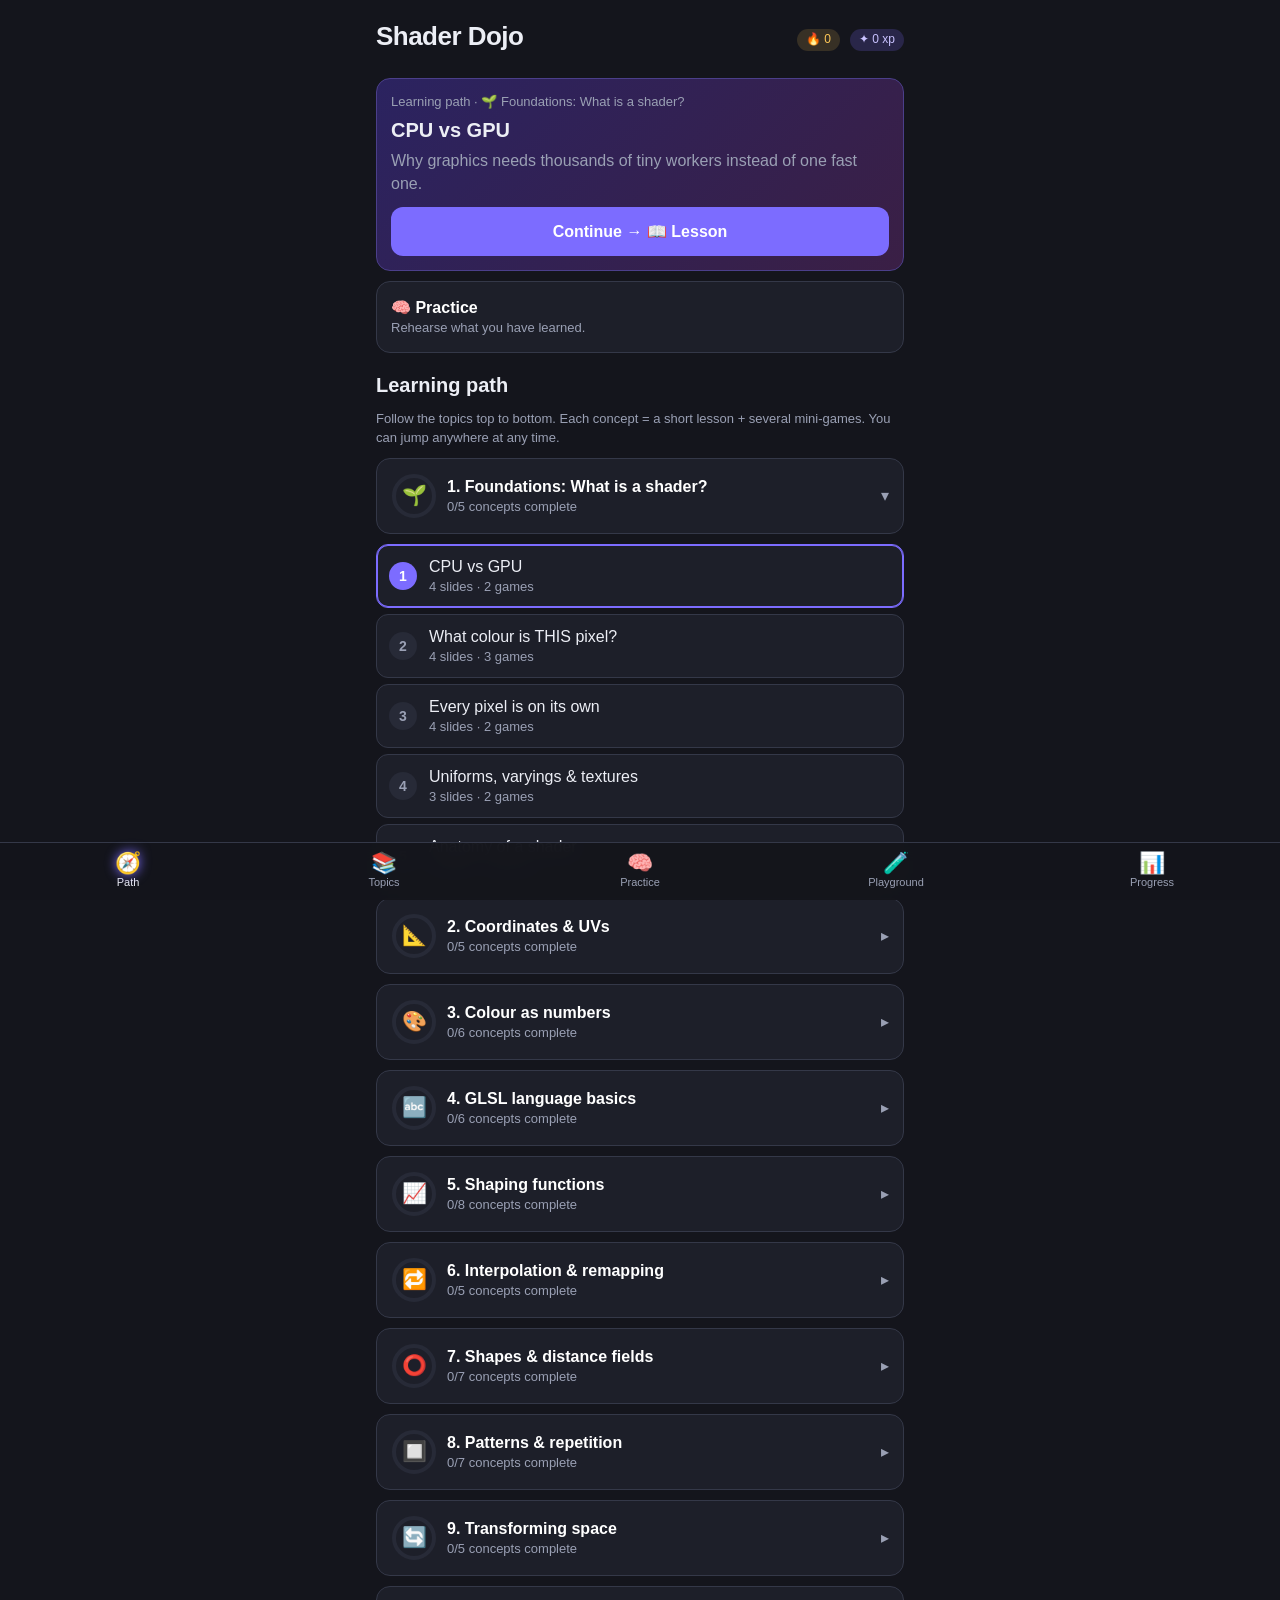
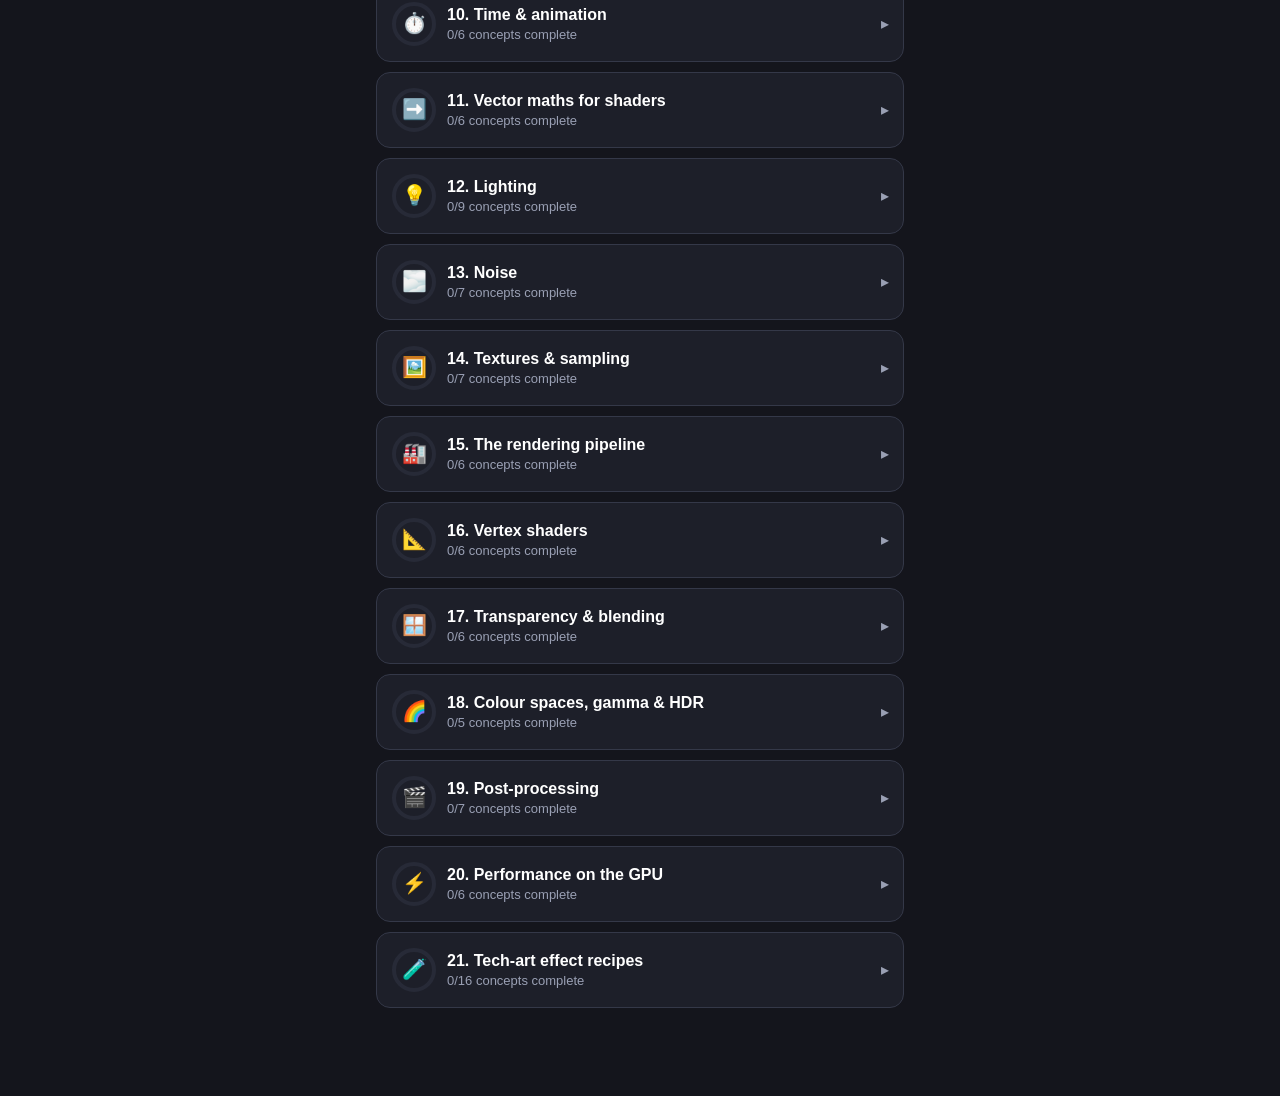
<file: index.html>
<!doctype html>
<html lang="en">
<head>
  <meta charset="utf-8">
  <meta name="viewport" content="width=device-width, initial-scale=1, maximum-scale=1, user-scalable=no, viewport-fit=cover">
  <meta name="apple-mobile-web-app-capable" content="yes">
  <meta name="mobile-web-app-capable" content="yes">
  <meta name="apple-mobile-web-app-status-bar-style" content="black-translucent">
  <meta name="apple-mobile-web-app-title" content="ShaderDojo">
  <meta name="theme-color" content="#14151c">
  <title>Shader Dojo</title>
  <link rel="manifest" href="manifest.webmanifest">
  <link rel="apple-touch-icon" href="icons/icon-180.png">
  <link rel="icon" href="icons/icon.svg" type="image/svg+xml">
  <link rel="stylesheet" href="css/app.css">
</head>
<body>
  <div id="app"></div>
  <nav id="tabbar"></nav>
  <noscript>This app needs JavaScript.</noscript>
  <script type="module" src="js/main.js"></script>
</body>
</html>
</file>
<file: css/app.css>
:root {
  --bg: #14151c;
  --bg2: #1d1f29;
  --bg3: #272a37;
  --line: #343848;
  --text: #eceef5;
  --dim: #9aa0b4;
  --accent: #7c6cff;
  --accent2: #ff6fa8;
  --good: #3ddc97;
  --bad: #ff5c6c;
  --warn: #ffc857;
  --cov: #4fc3f7;
  --und: #3ddc97;
  --ret: #ffc857;
  --radius: 14px;
  --safe-top: env(safe-area-inset-top, 0px);
  --safe-bot: env(safe-area-inset-bottom, 0px);
  --tabbar-h: 58px;
  --mono: ui-monospace, "SF Mono", Menlo, Consolas, monospace;
}

* { box-sizing: border-box; -webkit-tap-highlight-color: transparent; }
html, body { margin: 0; padding: 0; background: var(--bg); color: var(--text); }
body {
  font-family: -apple-system, BlinkMacSystemFont, "Segoe UI", Roboto, sans-serif;
  font-size: 16px; line-height: 1.45;
  -webkit-text-size-adjust: 100%;
  overscroll-behavior-y: none;
}
button, input, select, textarea { font: inherit; color: inherit; }
button { touch-action: manipulation; cursor: pointer; }
a { color: var(--accent); }
code, .mono { font-family: var(--mono); font-size: 0.92em; }
b, strong { color: #fff; }

#app {
  min-height: 100vh;
  padding: calc(var(--safe-top) + 12px) 16px calc(var(--tabbar-h) + var(--safe-bot) + 20px);
  max-width: 560px; margin: 0 auto;
}
body.fullscreen #app { padding-bottom: calc(var(--safe-bot) + 16px); }
body.fullscreen #tabbar { display: none; }

/* ---------- tab bar ---------- */
#tabbar {
  position: fixed; left: 0; right: 0; bottom: 0; z-index: 50;
  display: flex; justify-content: space-around;
  background: rgba(20,21,28,0.96); border-top: 1px solid var(--line);
  padding-bottom: var(--safe-bot); height: calc(var(--tabbar-h) + var(--safe-bot));
  backdrop-filter: blur(10px); -webkit-backdrop-filter: blur(10px);
}
#tabbar a {
  flex: 1; display: flex; flex-direction: column; align-items: center; justify-content: center;
  color: var(--dim); text-decoration: none; font-size: 11px; gap: 2px;
}
#tabbar a .ico { font-size: 21px; line-height: 1; }
#tabbar a.on { color: var(--text); }
#tabbar a.on .ico { filter: drop-shadow(0 0 6px var(--accent)); }

/* ---------- generic ---------- */
h1 { font-size: 26px; margin: 6px 0 12px; letter-spacing: -0.02em; }
h2 { font-size: 20px; margin: 18px 0 10px; }
h3 { font-size: 17px; margin: 14px 0 8px; }
p { margin: 8px 0; }
.dim { color: var(--dim); }
.small { font-size: 13px; }
.row { display: flex; gap: 10px; align-items: center; }
.row.wrap { flex-wrap: wrap; }
.grow { flex: 1; min-width: 0; }
.center { text-align: center; }
.spacer { height: 12px; }
.hidden { display: none !important; }

.card {
  background: var(--bg2); border: 1px solid var(--line); border-radius: var(--radius);
  padding: 14px; margin: 10px 0;
}
.card.tap { cursor: pointer; transition: transform .08s; }
.card.tap:active { transform: scale(0.98); background: var(--bg3); }
.card.hero {
  background: linear-gradient(135deg, #2b2360, #3a1f45);
  border-color: #4b3f8a;
}
.card.locked { opacity: .55; }

.btn {
  display: inline-flex; align-items: center; justify-content: center; gap: 8px;
  border: 0; border-radius: 12px; padding: 13px 18px; font-weight: 600;
  background: var(--accent); color: #fff; min-height: 48px;
  transition: transform .08s, opacity .2s;
}
.btn:active { transform: scale(0.97); }
.btn.block { width: 100%; }
.btn.ghost { background: var(--bg3); color: var(--text); }
.btn.good { background: var(--good); color: #0b2a1d; }
.btn.bad { background: var(--bad); }
.btn.small { min-height: 36px; padding: 7px 12px; font-size: 14px; border-radius: 10px; }
.btn:disabled { opacity: .4; }

.pill {
  display: inline-block; padding: 2px 9px; border-radius: 999px; font-size: 12px;
  background: var(--bg3); color: var(--dim); white-space: nowrap;
}
.pill.accent { background: rgba(124,108,255,.2); color: #c9c2ff; }
.pill.good { background: rgba(61,220,151,.15); color: var(--good); }
.pill.warn { background: rgba(255,200,87,.15); color: var(--warn); }
.pill.bad { background: rgba(255,92,108,.15); color: var(--bad); }

.topbar { display: flex; align-items: center; gap: 10px; margin-bottom: 8px; min-height: 40px; }
.topbar .back {
  border: 0; background: var(--bg3); width: 40px; height: 40px; border-radius: 12px; font-size: 20px;
  display: flex; align-items: center; justify-content: center; flex: none;
}
.topbar .title { font-weight: 700; font-size: 17px; flex: 1; min-width: 0; overflow: hidden; text-overflow: ellipsis; white-space: nowrap; }

/* ---------- meters ---------- */
.meters { display: grid; grid-template-columns: repeat(3, 1fr); gap: 8px; margin-top: 10px; }
.meter .lab { font-size: 11px; color: var(--dim); display: flex; justify-content: space-between; }
.meter .bar { height: 6px; background: var(--bg3); border-radius: 4px; overflow: hidden; margin-top: 3px; }
.meter .bar i { display: block; height: 100%; border-radius: 4px; }
.meter.cov i { background: var(--cov); }
.meter.und i { background: var(--und); }
.meter.ret i { background: var(--ret); }

.ring { position: relative; width: 46px; height: 46px; flex: none; }
.ring svg { transform: rotate(-90deg); }
.ring .ico { position: absolute; inset: 0; display: flex; align-items: center; justify-content: center; font-size: 20px; }

/* ---------- path ---------- */
.path-topic { margin: 18px 0 4px; display: flex; align-items: center; gap: 8px; font-weight: 700; }
.path-step {
  display: flex; align-items: center; gap: 12px; padding: 10px 12px; margin: 6px 0;
  background: var(--bg2); border: 1px solid var(--line); border-radius: 12px;
}
.path-step .dot {
  width: 28px; height: 28px; border-radius: 50%; flex: none; display: flex; align-items: center; justify-content: center;
  background: var(--bg3); font-size: 14px; font-weight: 700; color: var(--dim);
}
.path-step.done .dot { background: var(--good); color: #0b2a1d; }
.path-step.current { border-color: var(--accent); box-shadow: 0 0 0 1px var(--accent) inset; }
.path-step.current .dot { background: var(--accent); color: #fff; }

/* ---------- lesson ---------- */
.lesson-body { font-size: 16.5px; }
.lesson-body p { margin: 10px 0; }
.lesson-body ul { padding-left: 20px; margin: 8px 0; }
.lesson-body li { margin: 4px 0; }
.lesson-body .note {
  border-left: 3px solid var(--accent); background: rgba(124,108,255,.08);
  padding: 8px 12px; border-radius: 0 10px 10px 0; margin: 10px 0;
}
.lesson-body .tip {
  border-left: 3px solid var(--warn); background: rgba(255,200,87,.07);
  padding: 8px 12px; border-radius: 0 10px 10px 0; margin: 10px 0;
}
.lesson-body .analogy {
  border-left: 3px solid var(--good); background: rgba(61,220,151,.07);
  padding: 8px 12px; border-radius: 0 10px 10px 0; margin: 10px 0;
}
.slide-dots { display: flex; gap: 5px; justify-content: center; margin: 10px 0; flex-wrap: wrap; }
.slide-dots i { width: 7px; height: 7px; border-radius: 50%; background: var(--bg3); }
.slide-dots i.on { background: var(--accent); }
.slide-dots i.seen { background: #4a4480; }

/* ---------- code ---------- */
pre.code {
  font-family: var(--mono); font-size: 13.5px; line-height: 1.5;
  background: #0e0f15; border: 1px solid var(--line); border-radius: 12px;
  padding: 10px 12px; margin: 10px 0; overflow-x: auto; white-space: pre; color: #d8dbe8;
  -webkit-overflow-scrolling: touch;
}
pre.code.wrap { white-space: pre-wrap; word-break: break-word; }
.tk-kw { color: #ff7ab2; }
.tk-ty { color: #6bdfff; }
.tk-fn { color: #ffd479; }
.tk-num { color: #b4f08a; }
.tk-com { color: #6c7289; font-style: italic; }
.tk-var { color: #c7b8ff; }
.tk-blank {
  display: inline-block; min-width: 34px; padding: 0 6px; border-radius: 6px;
  background: rgba(124,108,255,.25); border: 1px dashed var(--accent); color: #fff; text-align: center;
}
.tk-blank.active { background: rgba(124,108,255,.55); border-style: solid; }
.tk-hl { background: rgba(255,200,87,.18); border-radius: 4px; }

/* ---------- shader views ---------- */
.sview { position: relative; display: inline-block; border-radius: 12px; overflow: hidden; background: #000; line-height: 0; }
.sview canvas { width: 100%; height: 100%; display: block; touch-action: none; }
.sview .cap {
  position: absolute; left: 6px; top: 6px; line-height: 1.2; font-size: 11px; padding: 2px 7px; border-radius: 8px;
  background: rgba(0,0,0,.6); color: #fff; pointer-events: none;
}
.sview.err::after {
  content: attr(data-err); position: absolute; inset: 0; padding: 10px; line-height: 1.3;
  background: rgba(60,0,10,.85); color: #ffb3bb; font: 11px/1.3 var(--mono); white-space: pre-wrap; overflow: auto;
}
.view-wrap { display: flex; justify-content: center; margin: 10px 0; }
.pair { display: grid; grid-template-columns: 1fr 1fr; gap: 10px; margin: 10px 0; }
.pair .sview { width: 100%; aspect-ratio: 1; }
.pair .lbl { font-size: 12px; color: var(--dim); text-align: center; margin-top: 4px; line-height: 1.2; }

/* ---------- controls ---------- */
.ctrl { margin: 10px 0; }
.ctrl .lab { display: flex; justify-content: space-between; font-size: 14px; color: var(--dim); }
.ctrl .lab b { font-family: var(--mono); color: #fff; font-weight: 500; }
input[type=range] {
  -webkit-appearance: none; appearance: none; width: 100%; height: 34px; background: transparent; margin: 2px 0;
}
input[type=range]::-webkit-slider-runnable-track { height: 6px; border-radius: 3px; background: var(--bg3); }
input[type=range]::-webkit-slider-thumb {
  -webkit-appearance: none; width: 28px; height: 28px; border-radius: 50%; margin-top: -11px;
  background: #fff; border: 4px solid var(--accent); box-shadow: 0 2px 6px rgba(0,0,0,.4);
}
input[type=range]::-moz-range-track { height: 6px; border-radius: 3px; background: var(--bg3); }
input[type=range]::-moz-range-thumb { width: 22px; height: 22px; border-radius: 50%; background: #fff; border: 4px solid var(--accent); }

/* ---------- game shell ---------- */
.game-top { display: flex; align-items: center; gap: 10px; margin-bottom: 10px; }
.game-top .x { border: 0; background: var(--bg3); width: 38px; height: 38px; border-radius: 12px; font-size: 18px; flex: none; }
.progress { flex: 1; height: 10px; background: var(--bg3); border-radius: 6px; overflow: hidden; }
.progress i { display: block; height: 100%; background: linear-gradient(90deg, var(--accent), var(--accent2)); transition: width .3s; }
.game-top .score { font-weight: 700; font-variant-numeric: tabular-nums; min-width: 44px; text-align: right; }
.game-title { font-size: 13px; color: var(--dim); margin: -4px 0 6px; display: flex; gap: 6px; align-items: center; flex-wrap: wrap; }
.prompt { font-size: 17px; font-weight: 600; margin: 6px 0 10px; }
.prompt .sub { display: block; font-weight: 400; font-size: 14px; color: var(--dim); margin-top: 4px; }

.options { display: grid; gap: 10px; margin: 12px 0; }
.options.grid2 { grid-template-columns: 1fr 1fr; }
.opt {
  background: var(--bg2); border: 2px solid var(--line); border-radius: 14px; padding: 12px;
  text-align: left; min-height: 52px; display: flex; flex-direction: column; gap: 6px; justify-content: center;
  transition: transform .08s, border-color .15s;
  overflow: hidden;
}
.opt:active { transform: scale(0.98); }
.opt.sel { border-color: var(--accent); background: #24223d; }
.opt.right { border-color: var(--good); background: rgba(61,220,151,.12); }
.opt.wrong { border-color: var(--bad); background: rgba(255,92,108,.12); }
.opt pre.code { margin: 0; font-size: 12.5px; padding: 6px 8px; background: transparent; border: 0; white-space: pre-wrap; }
.opt .sview { width: 100%; aspect-ratio: 1; }
.opt .swatch { width: 100%; height: 56px; border-radius: 10px; border: 1px solid rgba(255,255,255,.15); }
.opt.compact { padding: 6px; }

.sheet {
  position: fixed; left: 0; right: 0; bottom: 0; z-index: 80;
  background: var(--bg2); border-top: 1px solid var(--line); border-radius: 20px 20px 0 0;
  padding: 16px 16px calc(var(--safe-bot) + 16px); max-height: 72vh; overflow-y: auto;
  transform: translateY(105%); transition: transform .25s ease-out;
  box-shadow: 0 -10px 40px rgba(0,0,0,.5);
  max-width: 560px; margin: 0 auto;
}
.sheet.open { transform: none; }
.sheet .verdict { font-size: 20px; font-weight: 800; margin-bottom: 6px; display: flex; align-items: center; gap: 8px; }
.sheet.good .verdict { color: var(--good); }
.sheet.mid .verdict { color: var(--warn); }
.sheet.bad .verdict { color: var(--bad); }
.sheet .explain { font-size: 15.5px; }
.sheet .explain p { margin: 6px 0; }
.sheet-backdrop { position: fixed; inset: 0; z-index: 79; background: rgba(0,0,0,.25); }

/* keypad */
.keypad { display: grid; grid-template-columns: repeat(4, 1fr); gap: 8px; margin-top: 10px; }
.keypad button {
  border: 0; border-radius: 12px; background: var(--bg3); font-size: 21px; font-weight: 600; height: 52px;
}
.keypad button:active { background: #3a3e52; }
.keypad button.wide { grid-column: span 2; }
.numfields { display: flex; gap: 8px; justify-content: center; flex-wrap: wrap; align-items: center; font-family: var(--mono); }
.numfield {
  min-width: 74px; padding: 10px 10px; border-radius: 12px; border: 2px solid var(--line); background: #0e0f15;
  font-size: 20px; text-align: center; font-family: var(--mono); min-height: 50px;
}
.numfield.active { border-color: var(--accent); }
.numfield.right { border-color: var(--good); }
.numfield.wrong { border-color: var(--bad); }
.numfield .ph { color: #4a4f63; }

/* chips */
.chips { display: flex; flex-wrap: wrap; gap: 8px; margin: 10px 0; }
.chip {
  border: 1px solid var(--line); background: var(--bg3); border-radius: 10px; padding: 9px 12px;
  font-family: var(--mono); font-size: 14px; min-height: 42px;
}
.chip.used { opacity: .3; }
.chip.sel { border-color: var(--accent); background: #2c2850; }
.chip.right { border-color: var(--good); }
.chip.wrong { border-color: var(--bad); }
.seq { display: flex; flex-direction: column; gap: 6px; margin: 10px 0; min-height: 40px; }
.seq .item {
  display: flex; gap: 10px; align-items: center; padding: 9px 12px; border-radius: 10px; background: #0e0f15;
  border: 1px solid var(--line); font-size: 14.5px;
}
.seq .item .n { color: var(--dim); font-weight: 700; width: 18px; }
.seq .item.right { border-color: var(--good); }
.seq .item.wrong { border-color: var(--bad); }

/* paint grid */
.pgrid { display: grid; gap: 2px; margin: 10px auto; touch-action: none; user-select: none; -webkit-user-select: none; }
.pgrid .cell {
  aspect-ratio: 1; border-radius: 4px; position: relative; font-size: 9px; color: rgba(255,255,255,.55);
  display: flex; align-items: flex-end; justify-content: flex-start; padding: 2px; line-height: 1;
}
.pgrid .cell.x::after { content: "✕"; position: absolute; inset: 0; display: flex; align-items: center; justify-content: center; color: #fff; font-size: 16px; text-shadow: 0 0 3px #000; }
.palette { display: flex; gap: 8px; justify-content: center; margin: 8px 0; flex-wrap: wrap; }
.palette button {
  width: 52px; height: 44px; border-radius: 10px; border: 3px solid transparent; font-size: 11px;
  color: #fff; text-shadow: 0 0 3px #000;
}
.palette button.sel { border-color: #fff; }

/* buckets */
.bucket-card {
  background: var(--bg2); border: 2px solid var(--line); border-radius: 16px; padding: 18px; min-height: 120px;
  display: flex; flex-direction: column; align-items: center; justify-content: center; gap: 8px; text-align: center;
  font-size: 18px; margin: 12px 0;
}
.bucket-card.flash-good { border-color: var(--good); }
.bucket-card.flash-bad { border-color: var(--bad); }
.buckets { display: grid; gap: 10px; }
.buckets button { min-height: 60px; font-size: 16px; }

/* results */
.big-score { font-size: 56px; font-weight: 800; text-align: center; margin: 10px 0 0; letter-spacing: -0.03em; }
.stars { text-align: center; font-size: 32px; letter-spacing: 4px; }

/* stats */
.stat-grid { display: grid; grid-template-columns: 1fr 1fr; gap: 10px; }
.stat { background: var(--bg2); border: 1px solid var(--line); border-radius: 12px; padding: 12px; }
.stat .v { font-size: 24px; font-weight: 800; }
.stat .k { font-size: 12px; color: var(--dim); }

textarea.code-edit {
  width: 100%; min-height: 200px; background: #0e0f15; border: 1px solid var(--line); border-radius: 12px;
  padding: 10px; font-family: var(--mono); font-size: 14px; line-height: 1.45; color: #e6e8f2; resize: vertical;
}
.err-box { font-family: var(--mono); font-size: 12px; color: #ffb3bb; white-space: pre-wrap; background: rgba(255,92,108,.08); border-radius: 10px; padding: 8px; }

.seg { display: flex; background: var(--bg3); border-radius: 10px; padding: 3px; gap: 3px; }
.seg button { flex: 1; border: 0; background: transparent; padding: 7px 6px; border-radius: 8px; font-size: 13px; color: var(--dim); }
.seg button.on { background: var(--bg); color: var(--text); }

.vec-canvas { width: 100%; aspect-ratio: 1; background: #0e0f15; border-radius: 14px; touch-action: none; display: block; }
.readout { font-family: var(--mono); font-size: 14px; background: #0e0f15; border-radius: 10px; padding: 8px 10px; margin: 8px 0; white-space: pre-wrap; }

.toast {
  position: fixed; left: 50%; top: calc(var(--safe-top) + 14px); transform: translateX(-50%); z-index: 100;
  background: var(--bg3); border: 1px solid var(--line); padding: 10px 16px; border-radius: 12px; font-weight: 600;
  box-shadow: 0 8px 30px rgba(0,0,0,.4);
}

table.mini { width: 100%; border-collapse: collapse; font-size: 14px; }
table.mini td, table.mini th { padding: 6px 4px; border-bottom: 1px solid var(--line); text-align: left; }
</file>
